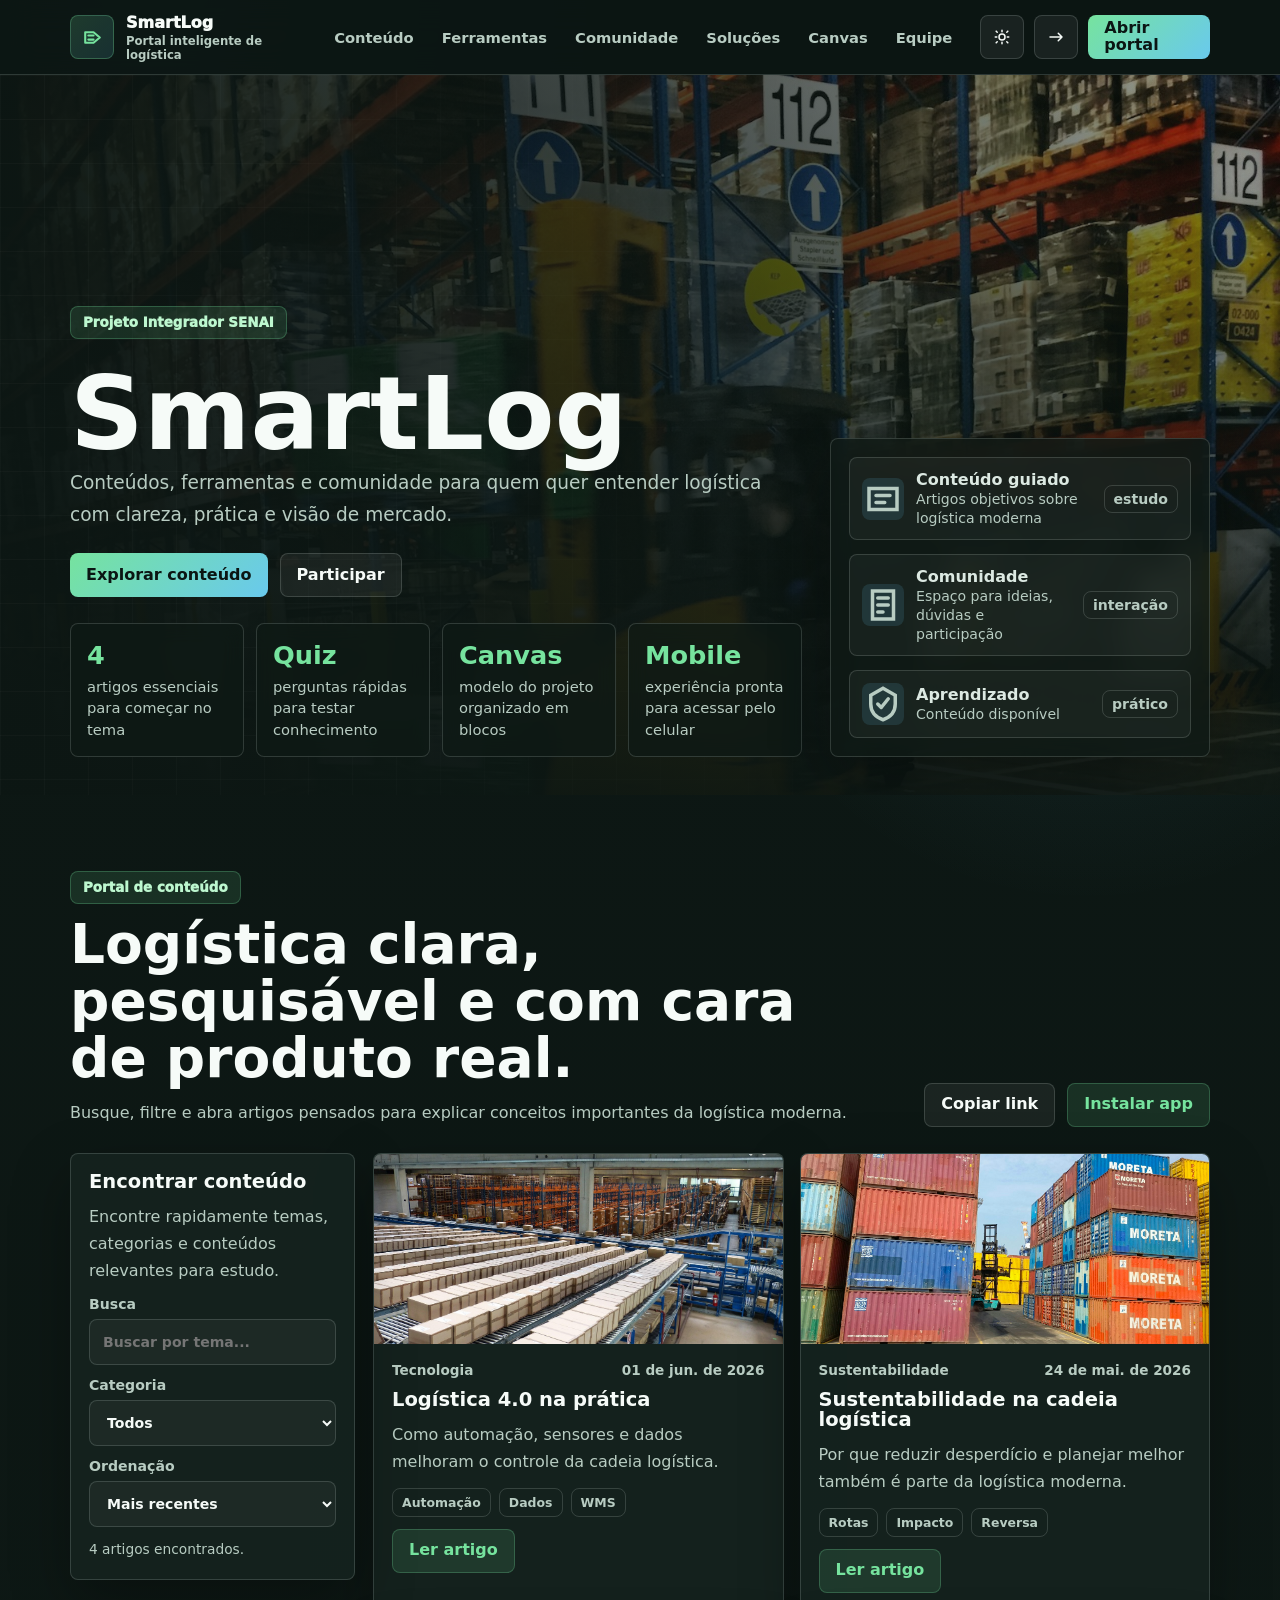
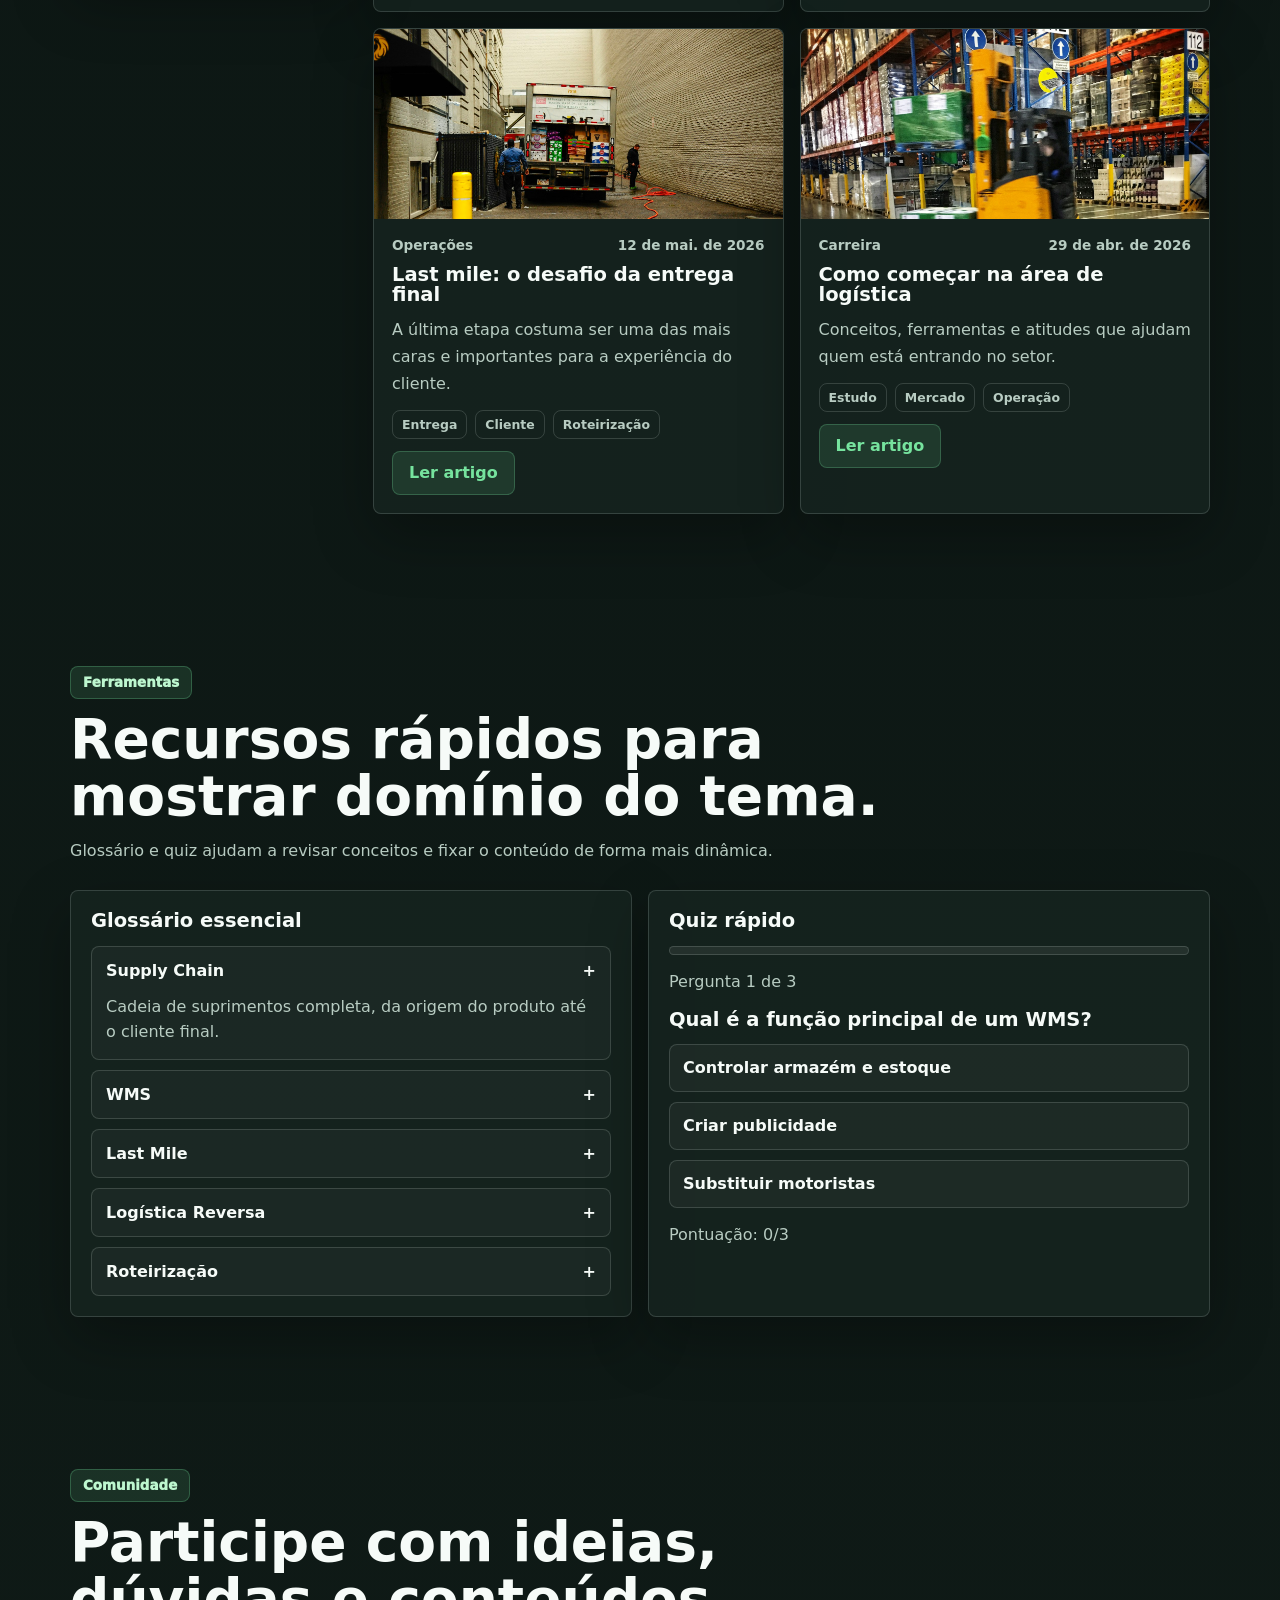
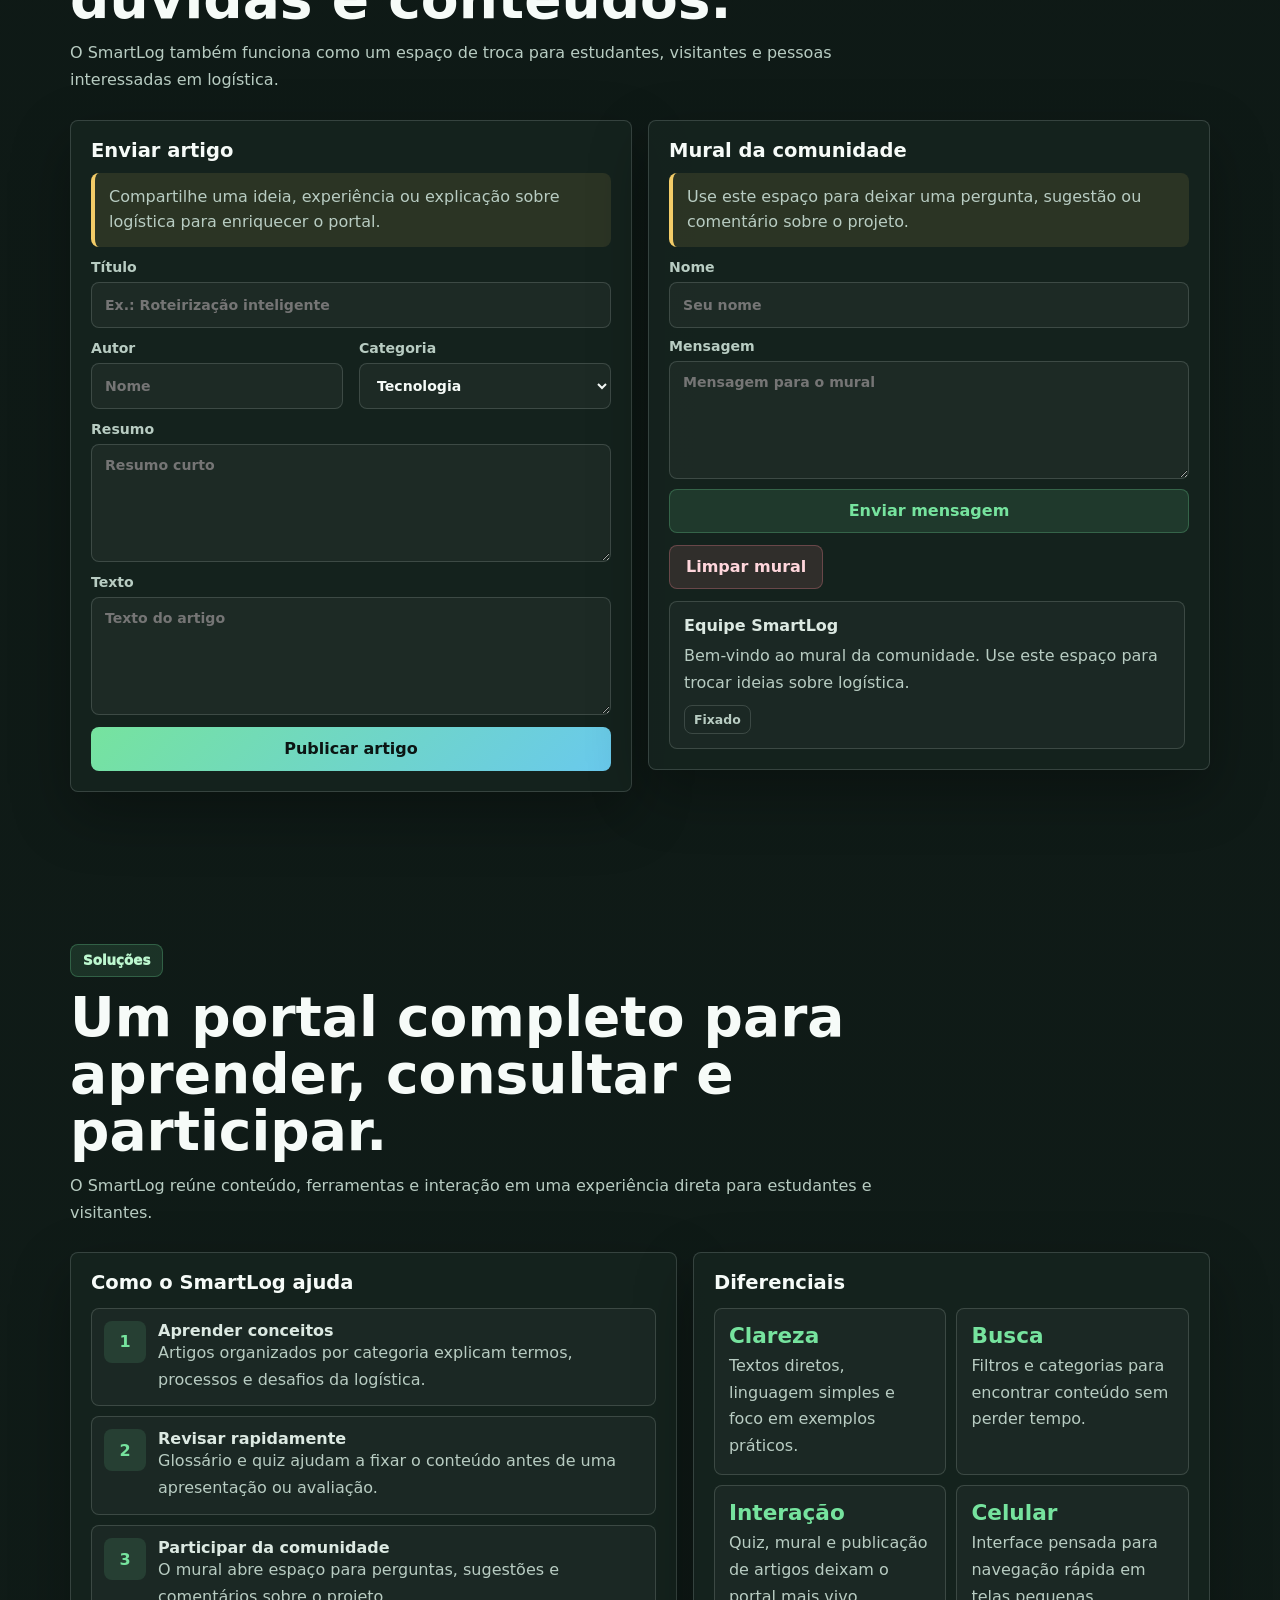
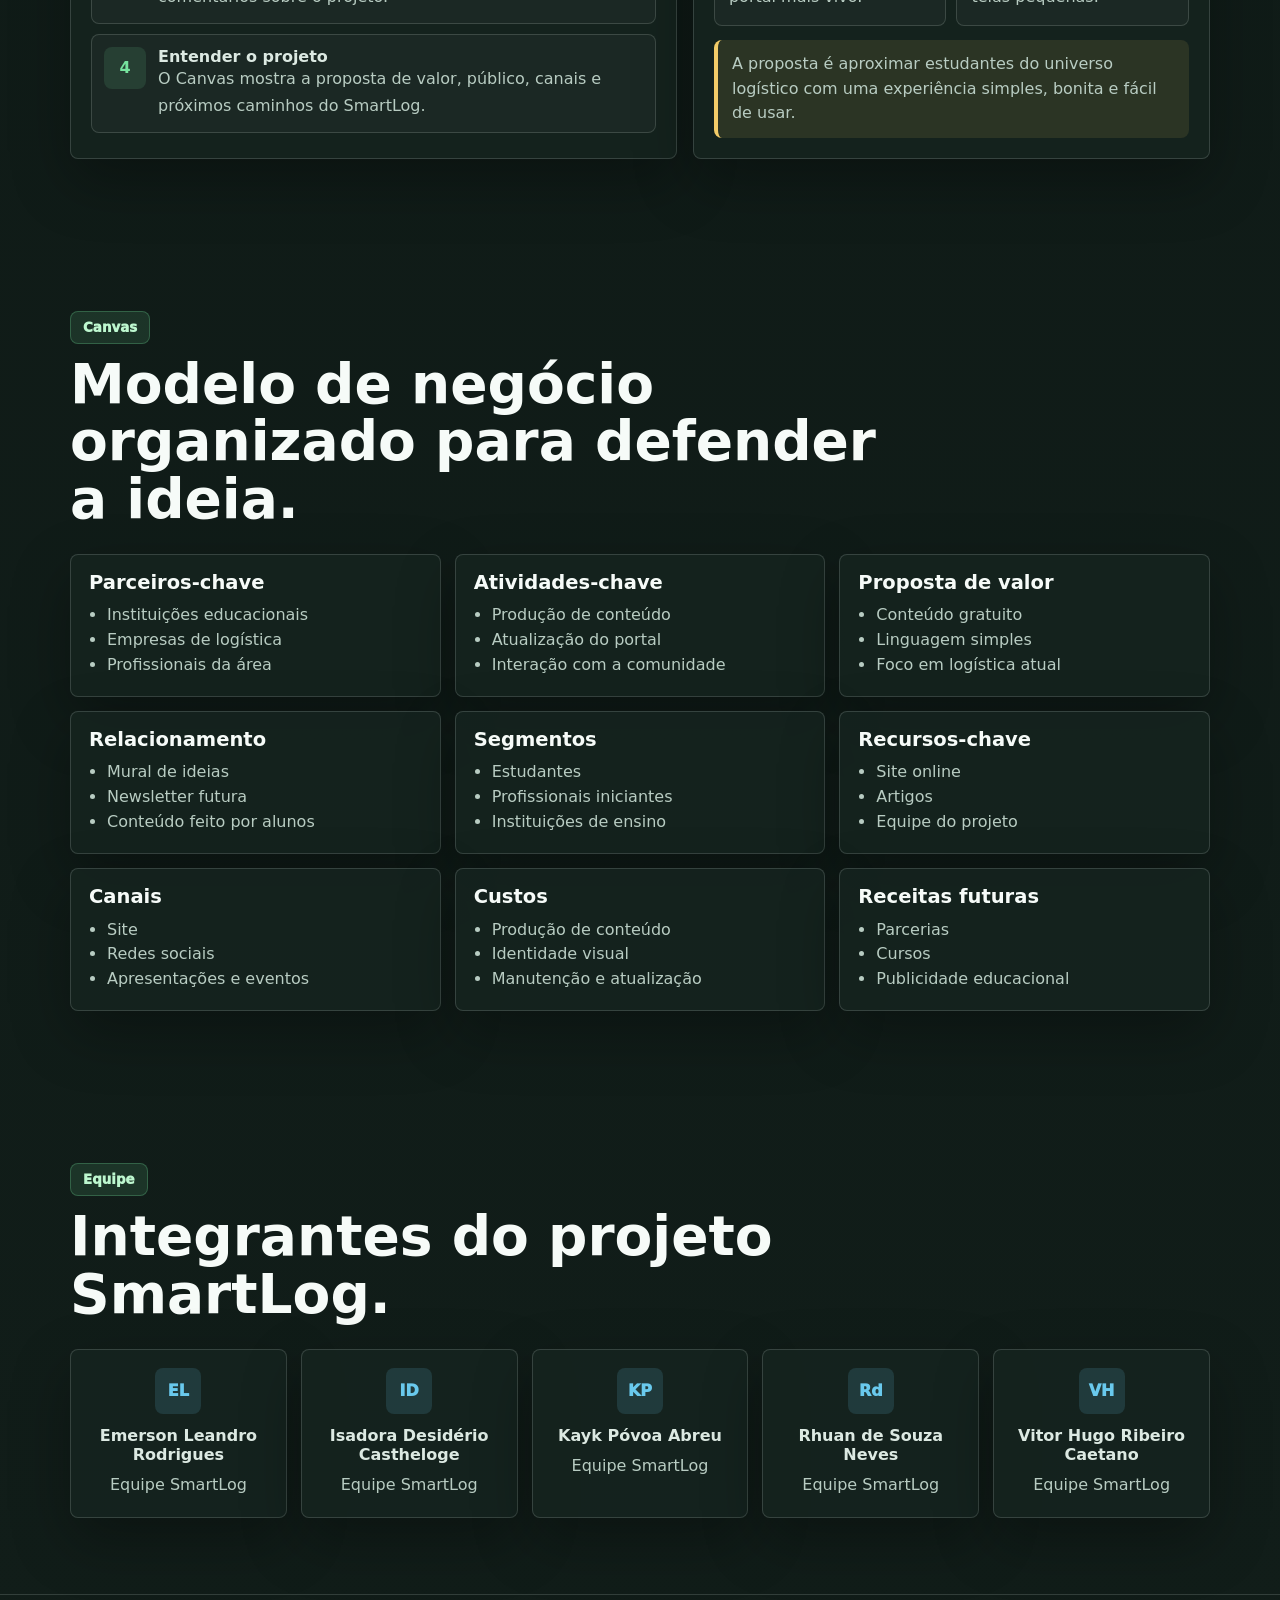
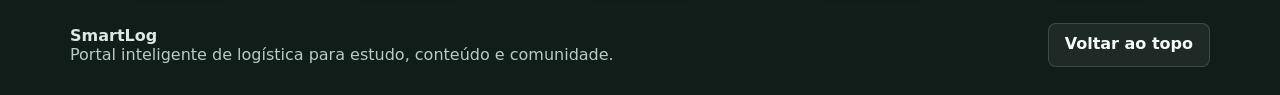
<file: index.html>
<!DOCTYPE html>
<html lang="pt-BR">
<head>
  <meta charset="UTF-8" />
  <meta name="viewport" content="width=device-width, initial-scale=1, viewport-fit=cover" />
  <title>SmartLog | Portal de Logística</title>
  <meta name="description" content="SmartLog é um portal de logística com artigos, ferramentas de estudo, comunidade e Canvas do projeto." />
  <meta name="theme-color" content="#0c1613" />
  <meta name="color-scheme" content="dark light" />
  <meta name="robots" content="index, follow" />
  <meta property="og:title" content="SmartLog | Portal de Logística" />
  <meta property="og:description" content="Conteúdos, ferramentas e comunidade para estudar logística de forma clara e prática." />
  <meta property="og:type" content="website" />
  <meta property="og:image" content="assets/warehouse-forklift.jpg" />
  <meta name="twitter:card" content="summary_large_image" />
  <link rel="manifest" href="manifest.webmanifest" />
  <link rel="icon" type="image/svg+xml" href="assets/icon.svg" />
  <link rel="preload" as="image" href="assets/warehouse-forklift.jpg" />
  <style>
    :root {
      --bg: #0c1613;
      --bg-2: #111d19;
      --surface: #15231f;
      --surface-2: #1d302a;
      --surface-3: #243c34;
      --paper: #f5f2e8;
      --text: #f6fbf8;
      --muted: #b8ccc2;
      --soft: #dce9e2;
      --line: rgba(229, 241, 235, 0.16);
      --green: #76e39e;
      --blue: #69c9ed;
      --yellow: #f3cc68;
      --red: #ff8a96;
      --shadow: 0 22px 60px rgba(0, 0, 0, 0.30);
      --radius: 8px;
      --container: min(1140px, calc(100% - 32px));
      --focus: 0 0 0 3px rgba(118, 227, 158, 0.22);
    }

    body.light {
      --bg: #f5f2e8;
      --bg-2: #ece8dc;
      --surface: #ffffff;
      --surface-2: #e8efe9;
      --surface-3: #dde8e0;
      --text: #15211d;
      --muted: #52635b;
      --soft: #26362f;
      --line: rgba(21, 33, 29, 0.14);
      --shadow: 0 18px 44px rgba(53, 77, 62, 0.14);
    }

    * { box-sizing: border-box; }
    html { scroll-behavior: smooth; }
    body {
      margin: 0;
      min-width: 320px;
      font-family: Inter, ui-sans-serif, system-ui, -apple-system, BlinkMacSystemFont, "Segoe UI", sans-serif;
      background:
        radial-gradient(circle at 12% 0%, rgba(118, 227, 158, 0.10), transparent 28rem),
        radial-gradient(circle at 85% 8%, rgba(105, 201, 237, 0.10), transparent 24rem),
        linear-gradient(180deg, var(--bg) 0%, var(--bg-2) 100%);
      color: var(--text);
      overflow-x: hidden;
    }

    a { color: inherit; text-decoration: none; }
    button, input, textarea, select { font: inherit; }
    button { cursor: pointer; }
    button:disabled { cursor: not-allowed; opacity: 0.74; }
    img { display: block; max-width: 100%; }
    .container { width: var(--container); margin: 0 auto; }
    .sr-only {
      position: absolute;
      width: 1px;
      height: 1px;
      padding: 0;
      margin: -1px;
      overflow: hidden;
      clip: rect(0, 0, 0, 0);
      white-space: nowrap;
      border: 0;
    }

    .topbar {
      position: sticky;
      top: 0;
      z-index: 40;
      border-bottom: 1px solid var(--line);
      background: color-mix(in srgb, var(--bg) 90%, transparent);
      backdrop-filter: blur(16px);
    }

    .nav {
      min-height: 74px;
      display: flex;
      align-items: center;
      justify-content: space-between;
      gap: 16px;
    }

    .brand {
      display: flex;
      align-items: center;
      gap: 12px;
      min-width: 0;
      font-weight: 950;
    }

    .brand-mark {
      width: 44px;
      height: 44px;
      border-radius: var(--radius);
      border: 1px solid rgba(118, 227, 158, 0.28);
      display: grid;
      place-items: center;
      background: linear-gradient(135deg, rgba(118, 227, 158, 0.18), rgba(105, 201, 237, 0.14));
      color: var(--green);
      flex: 0 0 auto;
    }

    .brand-mark svg { width: 25px; height: 25px; }
    .brand small {
      display: block;
      margin-top: 2px;
      color: var(--muted);
      font-size: 0.73rem;
      font-weight: 800;
    }

    .nav-links {
      display: flex;
      align-items: center;
      justify-content: center;
      gap: 4px;
    }

    .nav-links a {
      color: var(--muted);
      font-size: 0.92rem;
      font-weight: 850;
      padding: 10px 12px;
      border-radius: var(--radius);
      white-space: nowrap;
    }

    .nav-links a:hover,
    .nav-links a:focus-visible,
    .nav-links a.active {
      outline: 0;
      background: rgba(118, 227, 158, 0.12);
      color: var(--text);
    }

    .nav-actions {
      display: flex;
      align-items: center;
      justify-content: flex-end;
      gap: 10px;
    }

    .btn {
      border: 0;
      min-height: 44px;
      padding: 0 16px;
      border-radius: var(--radius);
      display: inline-flex;
      align-items: center;
      justify-content: center;
      gap: 8px;
      font-weight: 900;
      line-height: 1.05;
      letter-spacing: 0;
      transition: transform .18s ease, border-color .18s ease, background .18s ease;
      touch-action: manipulation;
    }

    .btn:hover { transform: translateY(-1px); }
    .btn:focus-visible, .input:focus, .select:focus, .textarea:focus, .option:focus-visible, .acc-trigger:focus-visible {
      outline: 0;
      box-shadow: var(--focus);
      border-color: rgba(118, 227, 158, 0.62);
    }

    .btn-primary { background: linear-gradient(135deg, var(--green), var(--blue)); color: #0b1513; }
    .btn-secondary { background: rgba(255, 255, 255, 0.06); color: var(--text); border: 1px solid var(--line); }
    .btn-soft { background: rgba(118, 227, 158, 0.12); color: var(--green); border: 1px solid rgba(118, 227, 158, 0.25); }
    .btn-danger { background: rgba(255, 138, 150, 0.12); color: #ffd6dc; border: 1px solid rgba(255, 138, 150, 0.28); }
    body.light .btn-danger { color: #8f2834; }
    .icon-btn { width: 44px; padding: 0; flex: 0 0 auto; }
    .icon-btn svg, .btn svg { width: 18px; height: 18px; }
    .menu-btn { display: none; }

    .hero {
      position: relative;
      isolation: isolate;
      overflow: hidden;
      min-height: min(720px, calc(100vh - 74px));
      display: grid;
      align-items: end;
      background: #0d1613;
    }

    .hero::before {
      content: "";
      position: absolute;
      inset: 0;
      background:
        linear-gradient(90deg, rgba(12,22,19,0.98) 0%, rgba(12,22,19,0.76) 49%, rgba(12,22,19,0.28) 100%),
        linear-gradient(180deg, rgba(12,22,19,0.08) 0%, rgba(12,22,19,0.92) 100%),
        url("assets/warehouse-forklift.jpg") center / cover;
      z-index: -2;
    }

    .hero::after {
      content: "";
      position: absolute;
      inset: 0;
      background-image:
        linear-gradient(rgba(255,255,255,0.045) 1px, transparent 1px),
        linear-gradient(90deg, rgba(255,255,255,0.038) 1px, transparent 1px);
      background-size: 44px 44px;
      mask-image: linear-gradient(90deg, black 0%, transparent 76%);
      opacity: 0.58;
      z-index: -1;
    }

    .hero-inner {
      padding: 88px 0 38px;
      display: grid;
      grid-template-columns: minmax(0, 1fr) minmax(290px, 380px);
      gap: 28px;
      align-items: end;
    }

    .hero-copy {
      display: grid;
      gap: 22px;
      max-width: 820px;
    }

    .eyebrow {
      width: fit-content;
      display: inline-flex;
      align-items: center;
      gap: 8px;
      padding: 8px 12px;
      border: 1px solid rgba(118, 227, 158, 0.26);
      border-radius: var(--radius);
      background: rgba(118, 227, 158, 0.12);
      color: #bdf7cf;
      font-weight: 950;
      font-size: 0.84rem;
    }

    body.light .eyebrow { color: #146333; background: rgba(24, 156, 83, 0.10); }
    h1, h2, h3, h4 { margin: 0; letter-spacing: 0; line-height: 1.04; }
    h1 { font-size: clamp(3.1rem, 8vw, 6.9rem); max-width: 790px; }
    h2 { font-size: clamp(2rem, 4.3vw, 4rem); max-width: 880px; }
    h3 { font-size: 1.22rem; }
    h4 { font-size: 1rem; }
    p { margin: 0; }
    strong { color: var(--soft); }

    .lead {
      color: var(--muted);
      line-height: 1.72;
      font-size: clamp(1rem, 1.6vw, 1.16rem);
      max-width: 730px;
    }

    .hero-actions, .section-actions, .inline-actions {
      display: flex;
      align-items: center;
      gap: 12px;
      flex-wrap: wrap;
    }

    .hero-panel {
      border: 1px solid var(--line);
      border-radius: var(--radius);
      background: rgba(15, 26, 22, 0.76);
      box-shadow: var(--shadow);
      backdrop-filter: blur(12px);
      padding: 18px;
      display: grid;
      gap: 14px;
    }

    body.light .hero-panel { background: rgba(255, 255, 255, 0.82); }
    .system-row {
      display: grid;
      grid-template-columns: 42px 1fr auto;
      gap: 12px;
      align-items: center;
      padding: 12px;
      border: 1px solid var(--line);
      border-radius: var(--radius);
      background: rgba(255,255,255,0.04);
    }

    .system-icon {
      width: 42px;
      height: 42px;
      border-radius: var(--radius);
      display: grid;
      place-items: center;
      background: rgba(105, 201, 237, 0.13);
      color: var(--blue);
    }

    .system-row span { color: var(--muted); font-size: 0.88rem; }
    .pill {
      display: inline-flex;
      align-items: center;
      gap: 6px;
      min-height: 28px;
      padding: 5px 9px;
      border-radius: var(--radius);
      border: 1px solid var(--line);
      color: var(--muted);
      font-size: 0.78rem;
      font-weight: 850;
      white-space: nowrap;
    }

    .status-row {
      display: grid;
      grid-template-columns: repeat(4, minmax(0, 1fr));
      gap: 12px;
      margin-top: 4px;
    }

    .status-card {
      border: 1px solid var(--line);
      background: rgba(15, 26, 22, 0.72);
      border-radius: var(--radius);
      padding: 16px;
      backdrop-filter: blur(10px);
      min-height: 116px;
    }

    body.light .status-card { background: rgba(255,255,255,0.78); }
    .status-card strong {
      display: block;
      font-size: 1.6rem;
      color: var(--green);
      margin-bottom: 6px;
    }

    .status-card span {
      color: var(--muted);
      line-height: 1.45;
      font-size: 0.92rem;
    }

    .section {
      padding: 76px 0;
      scroll-margin-top: 86px;
    }
    .section-header {
      display: flex;
      align-items: end;
      justify-content: space-between;
      gap: 20px;
      margin-bottom: 26px;
      flex-wrap: wrap;
    }

    .section-copy { display: grid; gap: 12px; max-width: 820px; }
    .muted { color: var(--muted); line-height: 1.68; }

    .panel, .card, .article-card, .tool-card, .canvas-card, .team-card, .tech-card {
      border: 1px solid var(--line);
      border-radius: var(--radius);
      background: color-mix(in srgb, var(--surface) 92%, transparent);
      box-shadow: var(--shadow);
    }

    .portal-grid {
      display: grid;
      grid-template-columns: 285px 1fr;
      gap: 18px;
      align-items: start;
    }

    .filters {
      position: sticky;
      top: 94px;
      padding: 18px;
      display: grid;
      gap: 12px;
    }

    label.field-label {
      display: grid;
      gap: 7px;
      color: var(--muted);
      font-size: 0.88rem;
      font-weight: 850;
    }

    .input, .select, .textarea {
      width: 100%;
      min-height: 46px;
      border: 1px solid var(--line);
      border-radius: var(--radius);
      background: rgba(255,255,255,0.04);
      color: var(--text);
      padding: 12px 13px;
      outline: none;
    }

    body.light .input,
    body.light .select,
    body.light .textarea { background: #fff; }
    .textarea { resize: vertical; min-height: 118px; }
    .field-stack { display: grid; gap: 10px; }
    .fine-print { color: var(--muted); font-size: 0.86rem; line-height: 1.55; }

    .article-grid {
      display: grid;
      grid-template-columns: repeat(2, minmax(0, 1fr));
      gap: 16px;
    }

    .article-card {
      overflow: hidden;
      display: grid;
      grid-template-rows: 190px 1fr;
      min-width: 0;
    }

    .article-card img {
      width: 100%;
      height: 100%;
      object-fit: cover;
      background: var(--surface-2);
    }

    .article-body {
      padding: 18px;
      display: grid;
      gap: 12px;
      align-content: start;
    }

    .article-meta {
      display: flex;
      align-items: center;
      justify-content: space-between;
      gap: 10px;
      color: var(--muted);
      font-size: 0.85rem;
      font-weight: 850;
      flex-wrap: wrap;
    }

    .tag-row {
      display: flex;
      flex-wrap: wrap;
      gap: 8px;
    }

    .tag {
      border: 1px solid var(--line);
      border-radius: var(--radius);
      padding: 6px 9px;
      color: var(--muted);
      font-size: 0.78rem;
      font-weight: 850;
    }

    .tools-grid {
      display: grid;
      grid-template-columns: 1fr 1fr;
      gap: 16px;
    }

    .tool-card {
      padding: 20px;
      display: grid;
      gap: 14px;
      align-content: start;
    }

    .accordion { display: grid; gap: 10px; }
    .acc-item {
      border: 1px solid var(--line);
      border-radius: var(--radius);
      background: rgba(255,255,255,0.03);
      overflow: hidden;
    }

    .acc-trigger {
      width: 100%;
      border: 0;
      background: transparent;
      color: var(--text);
      padding: 14px;
      display: flex;
      align-items: center;
      justify-content: space-between;
      gap: 12px;
      text-align: left;
      font-weight: 900;
    }

    .acc-content {
      display: none;
      color: var(--muted);
      padding: 0 14px 14px;
      line-height: 1.6;
    }

    .acc-item.open .acc-content { display: block; }

    .quiz-box { display: grid; gap: 14px; }
    .progress {
      height: 9px;
      border-radius: 999px;
      background: rgba(255,255,255,0.07);
      border: 1px solid var(--line);
      overflow: hidden;
    }

    .progress span {
      display: block;
      height: 100%;
      width: 0%;
      background: linear-gradient(90deg, var(--green), var(--blue));
      transition: width .25s ease;
    }

    .option {
      width: 100%;
      border: 1px solid var(--line);
      border-radius: var(--radius);
      background: rgba(255,255,255,0.04);
      color: var(--text);
      min-height: 48px;
      text-align: left;
      padding: 12px 13px;
      font-weight: 850;
    }

    .option.correct { border-color: rgba(118, 227, 158, 0.58); background: rgba(118, 227, 158, 0.12); }
    .option.wrong { border-color: rgba(255, 138, 150, 0.58); background: rgba(255, 138, 150, 0.12); }

    .two-col {
      display: grid;
      grid-template-columns: 1fr 1fr;
      gap: 16px;
      align-items: start;
    }

    .notice-note {
      border-left: 4px solid var(--yellow);
      padding: 12px 14px;
      background: rgba(243, 204, 104, 0.10);
      color: var(--muted);
      line-height: 1.55;
      border-radius: var(--radius);
    }

    .publish-form, .forum-panel {
      padding: 20px;
      display: grid;
      gap: 12px;
    }

    .forum-list {
      display: grid;
      gap: 12px;
      max-height: 430px;
      overflow: auto;
      padding-right: 4px;
    }

    .forum-item {
      border: 1px solid var(--line);
      border-radius: var(--radius);
      padding: 14px;
      background: rgba(255,255,255,0.03);
      display: grid;
      gap: 8px;
    }

    .data-tools {
      display: flex;
      gap: 10px;
      flex-wrap: wrap;
    }

    .tech-grid {
      display: grid;
      grid-template-columns: 1.08fr 0.92fr;
      gap: 16px;
      align-items: stretch;
    }

    .tech-card {
      padding: 20px;
      display: grid;
      gap: 14px;
      align-content: start;
    }

    .architecture {
      display: grid;
      gap: 10px;
    }

    .architecture-step {
      display: grid;
      grid-template-columns: 42px 1fr;
      gap: 12px;
      align-items: start;
      border: 1px solid var(--line);
      border-radius: var(--radius);
      padding: 12px;
      background: rgba(255,255,255,0.03);
    }

    .architecture-step b {
      width: 42px;
      height: 42px;
      border-radius: var(--radius);
      display: grid;
      place-items: center;
      background: rgba(118, 227, 158, 0.12);
      color: var(--green);
      flex: 0 0 auto;
    }

    .metric-grid {
      display: grid;
      grid-template-columns: repeat(2, minmax(0, 1fr));
      gap: 10px;
    }

    .metric {
      border: 1px solid var(--line);
      border-radius: var(--radius);
      padding: 14px;
      background: rgba(255,255,255,0.03);
      min-height: 104px;
    }

    .metric strong {
      display: block;
      color: var(--green);
      font-size: 1.35rem;
      margin-bottom: 5px;
    }

    .canvas-grid {
      display: grid;
      grid-template-columns: repeat(3, minmax(0, 1fr));
      gap: 14px;
    }

    .canvas-card {
      padding: 18px;
      display: grid;
      gap: 10px;
      align-content: start;
    }

    .canvas-card ul {
      margin: 0;
      padding-left: 18px;
      color: var(--muted);
      line-height: 1.56;
    }

    .team-grid {
      display: grid;
      grid-template-columns: repeat(5, minmax(0, 1fr));
      gap: 14px;
    }

    .team-card {
      padding: 18px;
      text-align: center;
      display: grid;
      gap: 8px;
      align-content: start;
    }

    .avatar {
      width: 46px;
      height: 46px;
      display: grid;
      place-items: center;
      margin: 0 auto 4px;
      border-radius: var(--radius);
      background: rgba(105,201,237,0.14);
      color: var(--blue);
      font-weight: 950;
    }

    .modal {
      position: fixed;
      inset: 0;
      z-index: 70;
      display: none;
      place-items: center;
      padding: 20px;
      background: rgba(7, 12, 10, 0.74);
      backdrop-filter: blur(10px);
    }

    .modal.open { display: grid; }
    .modal-card {
      width: min(800px, 100%);
      max-height: 88vh;
      overflow: auto;
      border-radius: var(--radius);
      background: var(--surface);
      border: 1px solid var(--line);
      box-shadow: var(--shadow);
    }

    .modal-media {
      height: 260px;
      background: var(--surface-2);
    }

    .modal-media img { width: 100%; height: 100%; object-fit: cover; }
    .modal-content { padding: 22px; display: grid; gap: 14px; }
    .modal-close { margin-left: auto; }

    .toast {
      position: fixed;
      left: 50%;
      bottom: 18px;
      transform: translate(-50%, 18px);
      opacity: 0;
      pointer-events: none;
      z-index: 80;
      background: #101815;
      color: var(--text);
      border: 1px solid var(--line);
      border-radius: var(--radius);
      padding: 13px 15px;
      box-shadow: var(--shadow);
      transition: .2s ease;
      max-width: min(460px, calc(100% - 24px));
      text-align: center;
      font-weight: 850;
    }

    body.light .toast { background: #fff; }
    .toast.show { opacity: 1; transform: translate(-50%, 0); }

    footer {
      border-top: 1px solid var(--line);
      padding: 28px 0;
      color: var(--muted);
    }

    .footer-wrap {
      display: flex;
      align-items: center;
      justify-content: space-between;
      gap: 16px;
      flex-wrap: wrap;
    }

    .empty {
      grid-column: 1 / -1;
      border: 1px dashed var(--line);
      border-radius: var(--radius);
      padding: 24px;
      color: var(--muted);
      text-align: center;
    }

    @media (max-width: 980px) {
      .hero-inner, .portal-grid, .tools-grid, .two-col, .tech-grid {
        grid-template-columns: 1fr;
      }

      .filters { position: static; }
      .article-grid { grid-template-columns: 1fr; }
      .canvas-grid { grid-template-columns: repeat(2, minmax(0, 1fr)); }
      .team-grid { grid-template-columns: repeat(2, minmax(0, 1fr)); }

      .nav-links {
        position: absolute;
        top: calc(100% + 8px);
        left: 16px;
        right: 16px;
        display: none;
        flex-direction: column;
        align-items: stretch;
        background: var(--surface);
        border: 1px solid var(--line);
        border-radius: var(--radius);
        padding: 8px;
        box-shadow: var(--shadow);
      }

      .nav-links.open { display: flex; }
      .nav-links a { padding: 13px; }
      .menu-btn { display: inline-flex; }
    }

    @media (max-width: 680px) {
      :root { --container: min(430px, calc(100vw - 24px)); }
      body {
        max-width: 100vw;
        overflow-x: hidden;
      }
      .container {
        width: var(--container);
        max-width: var(--container);
      }
      .container *,
      .modal * {
        max-width: 100%;
        min-width: 0;
      }
      .topbar .container {
        width: 100%;
        max-width: 100%;
        padding: 0 12px;
      }

      .nav {
        min-height: 66px;
        gap: 10px;
      }

      .brand small { display: none; }
      .brand-mark { width: 40px; height: 40px; }
      .nav-actions .desktop-only { display: none; }
      .hero {
        min-height: auto;
      }

      .hero::before {
        background:
          linear-gradient(180deg, rgba(12,22,19,0.96) 0%, rgba(12,22,19,0.80) 58%, rgba(12,22,19,0.96) 100%),
          url("assets/warehouse-forklift.jpg") center / cover;
      }

      .hero-inner {
        padding: 54px 0 30px;
        gap: 18px;
      }

      h1 { font-size: clamp(2.55rem, 14vw, 3.8rem); }
      h2 { font-size: clamp(1.55rem, 7vw, 2.05rem); }
      h3 { font-size: 1.08rem; }
      .lead, .muted { font-size: 0.98rem; }
      h1, h2, h3, p, .lead, .muted, .btn, .status-card span {
        overflow-wrap: break-word;
        word-break: normal;
      }
      .hero-actions .btn, .section-actions .btn, .data-tools .btn { width: 100%; }
      .status-row, .data-tools, .metric-grid, .canvas-grid, .team-grid { grid-template-columns: 1fr; }
      .section { padding: 54px 0; }
      .section-header { align-items: start; }
      .article-card { grid-template-rows: 172px 1fr; }
      .system-row { grid-template-columns: 38px 1fr; }
      .system-row .pill { grid-column: 1 / -1; width: fit-content; }
      .modal { padding: 0; align-items: stretch; }
      .modal-card { max-height: none; min-height: 100%; border-radius: 0; }
      .modal-media { height: 210px; }
      .footer-wrap { align-items: stretch; }
      .footer-wrap .btn { width: 100%; }
    }

    @media (prefers-reduced-motion: reduce) {
      html { scroll-behavior: auto; }
      *, *::before, *::after {
        animation-duration: 0.01ms !important;
        animation-iteration-count: 1 !important;
        transition-duration: 0.01ms !important;
      }
    }
  </style>
</head>
<body>
  <header class="topbar">
    <div class="container nav">
      <a class="brand" href="#inicio" aria-label="SmartLog início">
        <span class="brand-mark" aria-hidden="true">
          <svg viewBox="0 0 24 24" fill="none">
            <path d="M5 7h8l6 5-6 5H5V7Z" stroke="currentColor" stroke-width="2" stroke-linejoin="round"/>
            <path d="M8 10h5M8 14h5" stroke="currentColor" stroke-width="2" stroke-linecap="round"/>
          </svg>
        </span>
        <span>SmartLog <small>Portal inteligente de logística</small></span>
      </a>
      <nav class="nav-links" id="navLinks" aria-label="Navegação principal">
        <a href="#conteudo">Conteúdo</a>
        <a href="#ferramentas">Ferramentas</a>
        <a href="#publicar">Comunidade</a>
        <a href="#solucoes">Soluções</a>
        <a href="#canvas">Canvas</a>
        <a href="#equipe">Equipe</a>
      </nav>
      <div class="nav-actions">
        <button class="btn btn-secondary icon-btn desktop-only" id="themeBtn" type="button" aria-label="Alternar tema">
          <svg viewBox="0 0 24 24" fill="none" aria-hidden="true">
            <path d="M12 3v2M12 19v2M4.22 4.22l1.42 1.42M18.36 18.36l1.42 1.42M3 12h2M19 12h2M4.22 19.78l1.42-1.42M18.36 5.64l1.42-1.42" stroke="currentColor" stroke-width="2" stroke-linecap="round"/>
            <circle cx="12" cy="12" r="4" stroke="currentColor" stroke-width="2"/>
          </svg>
        </button>
        <button class="btn btn-secondary icon-btn desktop-only" id="shareBtn" type="button" aria-label="Compartilhar site">
          <svg viewBox="0 0 24 24" fill="none" aria-hidden="true">
            <path d="M8 12h8M15 7l5 5-5 5M20 12H4" stroke="currentColor" stroke-width="2" stroke-linecap="round" stroke-linejoin="round"/>
          </svg>
        </button>
        <a class="btn btn-primary desktop-only" href="#conteudo">Abrir portal</a>
        <button class="btn btn-secondary icon-btn menu-btn" id="menuBtn" type="button" aria-label="Abrir menu" aria-controls="navLinks" aria-expanded="false">
          <svg viewBox="0 0 24 24" fill="none" aria-hidden="true">
            <path d="M4 7h16M4 12h16M4 17h16" stroke="currentColor" stroke-width="2" stroke-linecap="round"/>
          </svg>
        </button>
      </div>
    </div>
  </header>

  <main id="inicio">
    <section class="hero" aria-labelledby="heroTitle">
      <div class="container hero-inner">
        <div class="hero-copy">
          <span class="eyebrow">Projeto Integrador SENAI</span>
          <div>
            <h1 id="heroTitle">SmartLog</h1>
            <p class="lead">Conteúdos, ferramentas e comunidade para quem quer entender logística com clareza, prática e visão de mercado.</p>
          </div>
          <div class="hero-actions">
            <a class="btn btn-primary" href="#conteudo">Explorar conteúdo</a>
            <a class="btn btn-secondary" href="#publicar">Participar</a>
          </div>
          <div class="status-row" aria-label="Resumo do projeto">
            <article class="status-card"><strong>4</strong><span>artigos essenciais para começar no tema</span></article>
            <article class="status-card"><strong>Quiz</strong><span>perguntas rápidas para testar conhecimento</span></article>
            <article class="status-card"><strong>Canvas</strong><span>modelo do projeto organizado em blocos</span></article>
            <article class="status-card"><strong>Mobile</strong><span>experiência pronta para acessar pelo celular</span></article>
          </div>
        </div>

        <aside class="hero-panel" aria-label="Destaques do SmartLog">
          <div class="system-row">
            <span class="system-icon" aria-hidden="true">
              <svg viewBox="0 0 24 24" fill="none">
                <path d="M4 6h16v12H4V6Z" stroke="currentColor" stroke-width="2"/>
                <path d="M8 10h8M8 14h5" stroke="currentColor" stroke-width="2" stroke-linecap="round"/>
              </svg>
            </span>
            <div>
              <strong>Conteúdo guiado</strong>
              <span>Artigos objetivos sobre logística moderna</span>
            </div>
            <span class="pill">estudo</span>
          </div>
          <div class="system-row">
            <span class="system-icon" aria-hidden="true">
              <svg viewBox="0 0 24 24" fill="none">
                <path d="M6 4h12v16H6V4Z" stroke="currentColor" stroke-width="2"/>
                <path d="M9 8h6M9 12h6M9 16h3" stroke="currentColor" stroke-width="2" stroke-linecap="round"/>
              </svg>
            </span>
            <div>
              <strong>Comunidade</strong>
              <span>Espaço para ideias, dúvidas e participação</span>
            </div>
            <span class="pill">interação</span>
          </div>
          <div class="system-row">
            <span class="system-icon" aria-hidden="true">
              <svg viewBox="0 0 24 24" fill="none">
                <path d="M12 3l7 4v5c0 4.5-2.8 7.5-7 9-4.2-1.5-7-4.5-7-9V7l7-4Z" stroke="currentColor" stroke-width="2"/>
                <path d="M9 12l2 2 4-5" stroke="currentColor" stroke-width="2" stroke-linecap="round" stroke-linejoin="round"/>
              </svg>
            </span>
            <div>
              <strong>Aprendizado</strong>
              <span id="networkBadge">Quiz, glossário e Canvas em um só lugar</span>
            </div>
            <span class="pill" id="pwaBadge">prático</span>
          </div>
        </aside>
      </div>
    </section>

    <section class="section" id="conteudo">
      <div class="container">
        <div class="section-header">
          <div class="section-copy">
            <span class="eyebrow">Portal de conteúdo</span>
            <h2>Logística clara, pesquisável e com cara de produto real.</h2>
            <p class="muted">Busque, filtre e abra artigos pensados para explicar conceitos importantes da logística moderna.</p>
          </div>
          <div class="section-actions">
            <button class="btn btn-secondary" id="copyLinkBtn" type="button">Copiar link</button>
            <button class="btn btn-soft" id="installBtn" type="button">Instalar app</button>
          </div>
        </div>

        <div class="portal-grid">
          <aside class="panel filters">
            <h3>Encontrar conteúdo</h3>
            <p class="muted">Encontre rapidamente temas, categorias e conteúdos relevantes para estudo.</p>
            <label class="field-label" for="searchInput">Busca
              <input class="input" id="searchInput" type="search" placeholder="Buscar por tema..." autocomplete="off" />
            </label>
            <label class="field-label" for="categoryFilter">Categoria
              <select class="select" id="categoryFilter">
                <option value="Todos">Todos</option>
                <option value="Tecnologia">Tecnologia</option>
                <option value="Sustentabilidade">Sustentabilidade</option>
                <option value="Operações">Operações</option>
                <option value="Carreira">Carreira</option>
              </select>
            </label>
            <label class="field-label" for="sortFilter">Ordenação
              <select class="select" id="sortFilter">
                <option value="recentes">Mais recentes</option>
                <option value="az">Ordem alfabética</option>
              </select>
            </label>
            <p class="fine-print" id="articleCount">Carregando artigos...</p>
          </aside>
          <div class="article-grid" id="articleGrid" aria-live="polite"></div>
        </div>
      </div>
    </section>

    <section class="section" id="ferramentas">
      <div class="container">
        <div class="section-header">
          <div class="section-copy">
            <span class="eyebrow">Ferramentas</span>
            <h2>Recursos rápidos para mostrar domínio do tema.</h2>
            <p class="muted">Glossário e quiz ajudam a revisar conceitos e fixar o conteúdo de forma mais dinâmica.</p>
          </div>
        </div>

        <div class="tools-grid">
          <article class="tool-card">
            <h3>Glossário essencial</h3>
            <div class="accordion" id="glossary"></div>
          </article>
          <article class="tool-card">
            <h3>Quiz rápido</h3>
            <div class="quiz-box" id="quizBox"></div>
          </article>
        </div>
      </div>
    </section>

    <section class="section" id="publicar">
      <div class="container">
        <div class="section-header">
          <div class="section-copy">
            <span class="eyebrow">Comunidade</span>
            <h2>Participe com ideias, dúvidas e conteúdos.</h2>
            <p class="muted">O SmartLog também funciona como um espaço de troca para estudantes, visitantes e pessoas interessadas em logística.</p>
          </div>
        </div>

        <div class="two-col">
          <form class="panel publish-form" id="postForm">
            <h3>Enviar artigo</h3>
            <p class="notice-note">Compartilhe uma ideia, experiência ou explicação sobre logística para enriquecer o portal.</p>
            <label class="field-label" for="postTitle">Título
              <input class="input" id="postTitle" type="text" placeholder="Ex.: Roteirização inteligente" required minlength="4" maxlength="80" />
            </label>
            <div class="two-col">
              <label class="field-label" for="postAuthor">Autor
                <input class="input" id="postAuthor" type="text" placeholder="Nome" required minlength="2" maxlength="45" />
              </label>
              <label class="field-label" for="postCategory">Categoria
                <select class="select" id="postCategory" required>
                  <option>Tecnologia</option>
                  <option>Sustentabilidade</option>
                  <option>Operações</option>
                  <option>Carreira</option>
                </select>
              </label>
            </div>
            <label class="field-label" for="postSummary">Resumo
              <textarea class="textarea" id="postSummary" placeholder="Resumo curto" required minlength="12" maxlength="180"></textarea>
            </label>
            <label class="field-label" for="postBody">Texto
              <textarea class="textarea" id="postBody" placeholder="Texto do artigo" required minlength="20" maxlength="1500"></textarea>
            </label>
            <button class="btn btn-primary" type="submit">Publicar artigo</button>
          </form>

          <div class="panel forum-panel">
            <h3>Mural da comunidade</h3>
            <p class="notice-note">Use este espaço para deixar uma pergunta, sugestão ou comentário sobre o projeto.</p>
            <form class="field-stack" id="forumForm">
              <label class="field-label" for="forumName">Nome
                <input class="input" id="forumName" type="text" placeholder="Seu nome" required minlength="2" maxlength="45" />
              </label>
              <label class="field-label" for="forumMessage">Mensagem
                <textarea class="textarea" id="forumMessage" placeholder="Mensagem para o mural" required minlength="4" maxlength="260"></textarea>
              </label>
              <button class="btn btn-soft" type="submit">Enviar mensagem</button>
            </form>
            <div class="data-tools">
              <button class="btn btn-danger" id="resetCommunityBtn" type="button">Limpar mural</button>
            </div>
            <div class="forum-list" id="forumList" aria-live="polite"></div>
          </div>
        </div>
      </div>
    </section>

    <section class="section" id="solucoes">
      <div class="container">
        <div class="section-header">
          <div class="section-copy">
            <span class="eyebrow">Soluções</span>
            <h2>Um portal completo para aprender, consultar e participar.</h2>
            <p class="muted">O SmartLog reúne conteúdo, ferramentas e interação em uma experiência direta para estudantes e visitantes.</p>
          </div>
        </div>

        <div class="tech-grid">
          <article class="tech-card">
            <h3>Como o SmartLog ajuda</h3>
            <div class="architecture">
              <div class="architecture-step"><b>1</b><div><strong>Aprender conceitos</strong><p class="muted">Artigos organizados por categoria explicam termos, processos e desafios da logística.</p></div></div>
              <div class="architecture-step"><b>2</b><div><strong>Revisar rapidamente</strong><p class="muted">Glossário e quiz ajudam a fixar o conteúdo antes de uma apresentação ou avaliação.</p></div></div>
              <div class="architecture-step"><b>3</b><div><strong>Participar da comunidade</strong><p class="muted">O mural abre espaço para perguntas, sugestões e comentários sobre o projeto.</p></div></div>
              <div class="architecture-step"><b>4</b><div><strong>Entender o projeto</strong><p class="muted">O Canvas mostra a proposta de valor, público, canais e próximos caminhos do SmartLog.</p></div></div>
            </div>
          </article>

          <article class="tech-card">
            <h3>Diferenciais</h3>
            <div class="metric-grid">
              <div class="metric"><strong>Clareza</strong><span class="muted">Textos diretos, linguagem simples e foco em exemplos práticos.</span></div>
              <div class="metric"><strong>Busca</strong><span class="muted">Filtros e categorias para encontrar conteúdo sem perder tempo.</span></div>
              <div class="metric"><strong>Interação</strong><span class="muted">Quiz, mural e publicação de artigos deixam o portal mais vivo.</span></div>
              <div class="metric"><strong>Celular</strong><span class="muted">Interface pensada para navegação rápida em telas pequenas.</span></div>
            </div>
            <p class="notice-note">A proposta é aproximar estudantes do universo logístico com uma experiência simples, bonita e fácil de usar.</p>
          </article>
        </div>
      </div>
    </section>

    <section class="section" id="canvas">
      <div class="container">
        <div class="section-header">
          <div class="section-copy">
            <span class="eyebrow">Canvas</span>
            <h2>Modelo de negócio organizado para defender a ideia.</h2>
          </div>
        </div>
        <div class="canvas-grid" id="canvasGrid"></div>
      </div>
    </section>

    <section class="section" id="equipe">
      <div class="container">
        <div class="section-header">
          <div class="section-copy">
            <span class="eyebrow">Equipe</span>
            <h2>Integrantes do projeto SmartLog.</h2>
          </div>
        </div>
        <div class="team-grid" id="teamGrid"></div>
      </div>
    </section>
  </main>

  <footer>
    <div class="container footer-wrap">
      <p><strong>SmartLog</strong><br />Portal inteligente de logística para estudo, conteúdo e comunidade.</p>
      <a class="btn btn-secondary" href="#inicio">Voltar ao topo</a>
    </div>
  </footer>

  <div class="modal" id="articleModal" aria-hidden="true" role="dialog" aria-modal="true" aria-labelledby="modalTitle">
    <article class="modal-card">
      <div class="modal-media"><img id="modalImage" alt="" /></div>
      <div class="modal-content">
        <button class="btn btn-secondary modal-close" id="closeModal" type="button">Fechar</button>
        <div class="tag-row" id="modalTags"></div>
        <h2 id="modalTitle"></h2>
        <p class="muted" id="modalMeta"></p>
        <div class="muted" id="modalBody"></div>
      </div>
    </article>
  </div>

  <div class="toast" id="toast" role="status" aria-live="polite"></div>

  <script>
    const STORAGE_KEY = 'smartlog_community_v2';
    const THEME_KEY = 'smartlog_theme_v2';

    const basePosts = [
      {
        id: 'logistica-4-0',
        title: 'Logística 4.0 na prática',
        author: 'Equipe SmartLog',
        category: 'Tecnologia',
        date: '2026-06-01',
        image: 'assets/warehouse-conveyor.jpg',
        tags: ['Automação', 'Dados', 'WMS'],
        summary: 'Como automação, sensores e dados melhoram o controle da cadeia logística.',
        body: [
          'Logística 4.0 é o uso de tecnologia para tornar operações mais conectadas, previsíveis e eficientes.',
          'Na prática, isso aparece em sistemas de estoque, rastreamento, painéis de controle, automação de armazém e análise de dados para tomada de decisão.'
        ]
      },
      {
        id: 'sustentabilidade',
        title: 'Sustentabilidade na cadeia logística',
        author: 'Equipe SmartLog',
        category: 'Sustentabilidade',
        date: '2026-05-24',
        image: 'assets/container-yard.jpg',
        tags: ['Rotas', 'Impacto', 'Reversa'],
        summary: 'Por que reduzir desperdício e planejar melhor também é parte da logística moderna.',
        body: [
          'Logística sustentável envolve reduzir custos e impactos ao mesmo tempo.',
          'Rotas mais inteligentes, embalagens reaproveitáveis e logística reversa ajudam empresas a melhorar resultados e cuidar melhor dos recursos.'
        ]
      },
      {
        id: 'last-mile',
        title: 'Last mile: o desafio da entrega final',
        author: 'Equipe SmartLog',
        category: 'Operações',
        date: '2026-05-12',
        image: 'assets/urban-delivery.jpg',
        tags: ['Entrega', 'Cliente', 'Roteirização'],
        summary: 'A última etapa costuma ser uma das mais caras e importantes para a experiência do cliente.',
        body: [
          'Last mile é a etapa final da entrega, quando o produto sai para chegar ao consumidor.',
          'Essa fase exige comunicação clara, roteirização e controle de prazos, porque ela afeta diretamente a percepção do cliente.'
        ]
      },
      {
        id: 'carreira',
        title: 'Como começar na área de logística',
        author: 'Equipe SmartLog',
        category: 'Carreira',
        date: '2026-04-29',
        image: 'assets/warehouse-forklift.jpg',
        tags: ['Estudo', 'Mercado', 'Operação'],
        summary: 'Conceitos, ferramentas e atitudes que ajudam quem está entrando no setor.',
        body: [
          'Para começar em logística, vale entender estoque, armazenagem, transporte, indicadores e atendimento ao cliente.',
          'Também é importante conhecer ferramentas digitais, ter organização e saber analisar problemas operacionais.'
        ]
      }
    ];

    const glossary = [
      ['Supply Chain', 'Cadeia de suprimentos completa, da origem do produto até o cliente final.'],
      ['WMS', 'Sistema usado para controlar estoque, armazenagem e movimentações dentro de um armazém.'],
      ['Last Mile', 'Última etapa da entrega, quando o produto chega ao consumidor.'],
      ['Logística Reversa', 'Processo de retorno de produtos, embalagens ou materiais para troca, descarte ou reaproveitamento.'],
      ['Roteirização', 'Planejamento de rotas para reduzir tempo, custo e falhas nas entregas.']
    ];

    const quiz = [
      {
        q: 'Qual é a função principal de um WMS?',
        options: ['Controlar armazém e estoque', 'Criar publicidade', 'Substituir motoristas'],
        answer: 0,
        explain: 'WMS é focado em gestão de armazém e estoque.'
      },
      {
        q: 'O que é last mile?',
        options: ['Primeira compra do cliente', 'Entrega final ao consumidor', 'Cadastro de fornecedores'],
        answer: 1,
        explain: 'Last mile é a fase final da entrega.'
      },
      {
        q: 'Qual ação combina com logística sustentável?',
        options: ['Aumentar desperdício', 'Ignorar rotas', 'Planejar rotas melhores'],
        answer: 2,
        explain: 'Rotas melhores reduzem custo, tempo e impacto.'
      }
    ];

    const canvas = [
      ['Parceiros-chave', ['Instituições educacionais', 'Empresas de logística', 'Profissionais da área']],
      ['Atividades-chave', ['Produção de conteúdo', 'Atualização do portal', 'Interação com a comunidade']],
      ['Proposta de valor', ['Conteúdo gratuito', 'Linguagem simples', 'Foco em logística atual']],
      ['Relacionamento', ['Mural de ideias', 'Newsletter futura', 'Conteúdo feito por alunos']],
      ['Segmentos', ['Estudantes', 'Profissionais iniciantes', 'Instituições de ensino']],
      ['Recursos-chave', ['Site online', 'Artigos', 'Equipe do projeto']],
      ['Canais', ['Site', 'Redes sociais', 'Apresentações e eventos']],
      ['Custos', ['Produção de conteúdo', 'Identidade visual', 'Manutenção e atualização']],
      ['Receitas futuras', ['Parcerias', 'Cursos', 'Publicidade educacional']]
    ];

    const team = [
      'Emerson Leandro Rodrigues',
      'Isadora Desidério Castheloge',
      'Kayk Póvoa Abreu',
      'Rhuan de Souza Neves',
      'Vitor Hugo Ribeiro Caetano'
    ];

    let quizIndex = 0;
    let score = 0;
    let deferredInstallPrompt = null;
    let lastFocusedElement = null;

    const $ = selector => document.querySelector(selector);
    const $$ = selector => [...document.querySelectorAll(selector)];
    const esc = value => String(value ?? '').replace(/[&<>"']/g, char => ({ '&': '&amp;', '<': '&lt;', '>': '&gt;', '"': '&quot;', "'": '&#39;' }[char]));

    function defaultState() {
      return {
        version: 2,
        posts: [],
        forum: [
          { name: 'Equipe SmartLog', message: 'Bem-vindo ao mural da comunidade. Use este espaço para trocar ideias sobre logística.', date: 'Fixado' }
        ]
      };
    }

    function loadState() {
      try {
        const saved = JSON.parse(localStorage.getItem(STORAGE_KEY));
        if (!saved || saved.version !== 2) return defaultState();
        return {
          ...defaultState(),
          ...saved,
          posts: Array.isArray(saved.posts) ? saved.posts : [],
          forum: Array.isArray(saved.forum) && saved.forum.length ? saved.forum : defaultState().forum
        };
      } catch {
        return defaultState();
      }
    }

    function saveState(nextState) {
      localStorage.setItem(STORAGE_KEY, JSON.stringify({ ...nextState, version: 2 }));
    }

    function getPosts() {
      return [...loadState().posts, ...basePosts];
    }

    function showToast(message) {
      const toast = $('#toast');
      toast.textContent = message;
      toast.classList.add('show');
      clearTimeout(window.toastTimer);
      window.toastTimer = setTimeout(() => toast.classList.remove('show'), 2600);
    }

    function formatDate(value) {
      return new Intl.DateTimeFormat('pt-BR', { day: '2-digit', month: 'short', year: 'numeric' }).format(new Date(value + 'T12:00:00'));
    }

    function sanitizeLines(value) {
      return String(value).split('\n').map(line => line.trim()).filter(Boolean).slice(0, 8);
    }

    function validateForm(form) {
      if (form.checkValidity()) return true;
      form.reportValidity();
      return false;
    }

    function renderArticles() {
      const query = $('#searchInput').value.trim().toLowerCase();
      const category = $('#categoryFilter').value;
      const sort = $('#sortFilter').value;

      let posts = getPosts().filter(post => {
        const haystack = [post.title, post.author, post.category, post.summary, ...(post.tags || [])].join(' ').toLowerCase();
        return (!query || haystack.includes(query)) && (category === 'Todos' || post.category === category);
      });

      if (sort === 'az') posts.sort((a, b) => a.title.localeCompare(b.title, 'pt-BR'));
      if (sort === 'recentes') posts.sort((a, b) => new Date(b.date) - new Date(a.date));

      $('#articleCount').textContent = `${posts.length} artigo${posts.length === 1 ? '' : 's'} encontrado${posts.length === 1 ? '' : 's'}.`;
      $('#articleGrid').innerHTML = posts.length ? posts.map(post => {
        const isCommunityPost = String(post.id).startsWith('community-') || String(post.id).startsWith('demo-');
        return `
          <article class="article-card">
            <img src="${esc(post.image)}" alt="" loading="lazy" width="640" height="420" />
            <div class="article-body">
              <div class="article-meta"><span>${esc(post.category)}</span><span>${formatDate(post.date)}</span></div>
              <h3>${esc(post.title)}</h3>
              <p class="muted">${esc(post.summary)}</p>
              <div class="tag-row">${(post.tags || []).map(tag => `<span class="tag">${esc(tag)}</span>`).join('')}${isCommunityPost ? '<span class="tag">Comunidade</span>' : ''}</div>
              <div class="inline-actions">
                <button class="btn btn-soft" type="button" data-open="${esc(post.id)}">Ler artigo</button>
                ${isCommunityPost ? `<button class="btn btn-danger" type="button" data-delete-post="${esc(post.id)}">Apagar</button>` : ''}
              </div>
            </div>
          </article>
        `;
      }).join('') : '<div class="empty">Nenhum conteúdo encontrado.</div>';

      $$('[data-open]').forEach(button => button.addEventListener('click', () => openArticle(button.dataset.open)));
      $$('[data-delete-post]').forEach(button => button.addEventListener('click', () => deleteCommunityPost(button.dataset.deletePost)));
    }

    function openArticle(id) {
      const post = getPosts().find(item => item.id === id);
      if (!post) return;
      lastFocusedElement = document.activeElement;
      $('#modalImage').src = post.image;
      $('#modalTitle').textContent = post.title;
      $('#modalMeta').textContent = `Por ${post.author} • ${formatDate(post.date)}`;
      $('#modalTags').innerHTML = (post.tags || []).map(tag => `<span class="tag">${esc(tag)}</span>`).join('');
      $('#modalBody').innerHTML = (post.body || []).map(part => `<p>${esc(part)}</p>`).join('');
      $('#articleModal').classList.add('open');
      $('#articleModal').setAttribute('aria-hidden', 'false');
      document.body.style.overflow = 'hidden';
      $('#closeModal').focus();
    }

    function closeModal() {
      $('#articleModal').classList.remove('open');
      $('#articleModal').setAttribute('aria-hidden', 'true');
      document.body.style.overflow = '';
      if (lastFocusedElement && typeof lastFocusedElement.focus === 'function') lastFocusedElement.focus();
    }

    function deleteCommunityPost(id) {
      const state = loadState();
      state.posts = state.posts.filter(post => post.id !== id);
      saveState(state);
      renderArticles();
      showToast('Artigo removido.');
    }

    function renderGlossary() {
      $('#glossary').innerHTML = glossary.map(([term, desc], index) => `
        <div class="acc-item ${index === 0 ? 'open' : ''}">
          <button class="acc-trigger" type="button" aria-expanded="${index === 0 ? 'true' : 'false'}"><span>${esc(term)}</span><span aria-hidden="true">+</span></button>
          <div class="acc-content">${esc(desc)}</div>
        </div>
      `).join('');
      $$('.acc-trigger').forEach(button => button.addEventListener('click', () => {
        const item = button.closest('.acc-item');
        item.classList.toggle('open');
        button.setAttribute('aria-expanded', item.classList.contains('open') ? 'true' : 'false');
      }));
    }

    function renderQuiz() {
      const current = quiz[quizIndex];
      const progress = Math.round((quizIndex / quiz.length) * 100);
      $('#quizBox').innerHTML = `
        <div class="progress" aria-label="Progresso do quiz"><span style="width:${progress}%"></span></div>
        <p class="muted">Pergunta ${quizIndex + 1} de ${quiz.length}</p>
        <h3>${esc(current.q)}</h3>
        <div class="field-stack">
          ${current.options.map((option, index) => `<button class="option" type="button" data-answer="${index}">${esc(option)}</button>`).join('')}
        </div>
        <p class="muted" id="quizResult">Pontuação: ${score}/${quiz.length}</p>
      `;
      $$('[data-answer]').forEach(button => button.addEventListener('click', () => answerQuiz(Number(button.dataset.answer))));
    }

    function answerQuiz(index) {
      const current = quiz[quizIndex];
      $$('[data-answer]').forEach((button, i) => {
        button.disabled = true;
        if (i === current.answer) button.classList.add('correct');
        if (i === index && i !== current.answer) button.classList.add('wrong');
      });
      if (index === current.answer) score++;
      $('#quizResult').textContent = current.explain;
      setTimeout(() => {
        quizIndex++;
        if (quizIndex >= quiz.length) {
          const label = score >= 3 ? 'Excelente para apresentar.' : score >= 2 ? 'Bom resultado, mas dá para revisar.' : 'Vale revisar o glossário e tentar de novo.';
          $('#quizBox').innerHTML = `
            <div class="progress" aria-label="Progresso do quiz"><span style="width:100%"></span></div>
            <h3>Resultado: ${score}/${quiz.length}</h3>
            <p class="muted">${label}</p>
            <button class="btn btn-primary" id="restartQuiz" type="button">Refazer quiz</button>
          `;
          $('#restartQuiz').addEventListener('click', () => {
            quizIndex = 0;
            score = 0;
            renderQuiz();
          });
        } else {
          renderQuiz();
        }
      }, 1200);
    }

    function renderForum() {
      const state = loadState();
      $('#forumList').innerHTML = state.forum.map((item, index) => `
        <article class="forum-item">
          <strong>${esc(item.name)}</strong>
          <p class="muted">${esc(item.message)}</p>
          <div class="inline-actions">
            <span class="tag">${esc(item.date)}</span>
            ${index > 0 ? `<button class="btn btn-danger" type="button" data-delete-message="${index}">Apagar</button>` : ''}
          </div>
        </article>
      `).join('');
      $$('[data-delete-message]').forEach(button => button.addEventListener('click', () => deleteForumMessage(Number(button.dataset.deleteMessage))));
    }

    function deleteForumMessage(index) {
      const state = loadState();
      state.forum.splice(index, 1);
      saveState(state);
      renderForum();
      showToast('Mensagem removida.');
    }

    function renderCanvas() {
      $('#canvasGrid').innerHTML = canvas.map(([title, items]) => `
        <article class="canvas-card">
          <h3>${esc(title)}</h3>
          <ul>${items.map(item => `<li>${esc(item)}</li>`).join('')}</ul>
        </article>
      `).join('');
    }

    function renderTeam() {
      $('#teamGrid').innerHTML = team.map(name => `
        <article class="team-card">
          <span class="avatar">${esc(name.split(' ').map(part => part[0]).slice(0, 2).join(''))}</span>
          <strong>${esc(name)}</strong>
          <span class="muted">Equipe SmartLog</span>
        </article>
      `).join('');
    }

    function setupForms() {
      $('#postForm').addEventListener('submit', event => {
        event.preventDefault();
        if (!validateForm(event.target)) return;
        const state = loadState();
        const post = {
          id: 'community-' + Date.now(),
          title: $('#postTitle').value.trim(),
          author: $('#postAuthor').value.trim(),
          category: $('#postCategory').value,
          date: new Date().toISOString().slice(0, 10),
          image: 'assets/warehouse-forklift.jpg',
          tags: ['Comunidade', 'SmartLog'],
          summary: $('#postSummary').value.trim(),
          body: sanitizeLines($('#postBody').value)
        };
        state.posts = [post, ...state.posts].slice(0, 12);
        saveState(state);
        event.target.reset();
        renderArticles();
        showToast('Artigo publicado.');
        location.hash = '#conteudo';
      });

      $('#forumForm').addEventListener('submit', event => {
        event.preventDefault();
        if (!validateForm(event.target)) return;
        const state = loadState();
        const item = {
          name: $('#forumName').value.trim(),
          message: $('#forumMessage').value.trim(),
          date: new Intl.DateTimeFormat('pt-BR', { day: '2-digit', month: 'short', hour: '2-digit', minute: '2-digit' }).format(new Date())
        };
        state.forum = [state.forum[0], item, ...state.forum.slice(1)].slice(0, 10);
        saveState(state);
        event.target.reset();
        renderForum();
        showToast('Mensagem enviada.');
      });

      $('#resetCommunityBtn').addEventListener('click', () => {
        saveState(defaultState());
        renderArticles();
        renderForum();
        showToast('Mural limpo.');
      });
    }

    async function copyCurrentLink() {
      const link = location.href.split('#')[0];
      try {
        await navigator.clipboard.writeText(link);
        showToast('Link copiado.');
      } catch {
        showToast(link);
      }
    }

    async function shareSite() {
      const shareData = {
        title: 'SmartLog',
        text: 'Portal de logística.',
        url: location.href.split('#')[0]
      };
      if (navigator.share) {
        try { await navigator.share(shareData); }
        catch { /* usuário cancelou */ }
      } else {
        copyCurrentLink();
      }
    }

    function updateNetworkStatus() {
      $('#networkBadge').textContent = navigator.onLine ? 'Conteúdo disponível' : 'Conexão instável';
    }

    function setupNav() {
      const menuBtn = $('#menuBtn');
      menuBtn.addEventListener('click', () => {
        const open = $('#navLinks').classList.toggle('open');
        menuBtn.setAttribute('aria-expanded', open ? 'true' : 'false');
      });
      $$('#navLinks a').forEach(link => link.addEventListener('click', () => {
        $('#navLinks').classList.remove('open');
        menuBtn.setAttribute('aria-expanded', 'false');
      }));
      $('#themeBtn').addEventListener('click', () => {
        document.body.classList.toggle('light');
        localStorage.setItem(THEME_KEY, document.body.classList.contains('light') ? 'light' : 'dark');
      });
      if (localStorage.getItem(THEME_KEY) === 'light') document.body.classList.add('light');
      $('#shareBtn').addEventListener('click', shareSite);
      $('#copyLinkBtn').addEventListener('click', copyCurrentLink);
    }

    function setupPwa() {
      window.addEventListener('beforeinstallprompt', event => {
        event.preventDefault();
        deferredInstallPrompt = event;
        $('#installBtn').disabled = false;
        $('#pwaBadge').textContent = 'Instalável';
      });

      $('#installBtn').addEventListener('click', async () => {
        if (!deferredInstallPrompt) {
          showToast('No celular, use "Adicionar à tela inicial" no menu do navegador.');
          return;
        }
        deferredInstallPrompt.prompt();
        await deferredInstallPrompt.userChoice;
        deferredInstallPrompt = null;
      });

      if ('serviceWorker' in navigator) {
        window.addEventListener('load', () => {
          navigator.serviceWorker.register('sw.js').catch(() => {
            $('#pwaBadge').textContent = 'disponível';
          });
        });
      } else {
        $('#pwaBadge').textContent = 'disponível';
      }
    }

    function trapModalFocus(event) {
      if (!$('#articleModal').classList.contains('open') || event.key !== 'Tab') return;
      const focusables = $$('#articleModal button, #articleModal [href], #articleModal input, #articleModal textarea, #articleModal select, #articleModal [tabindex]:not([tabindex="-1"])');
      if (!focusables.length) return;
      const first = focusables[0];
      const last = focusables[focusables.length - 1];
      if (event.shiftKey && document.activeElement === first) {
        event.preventDefault();
        last.focus();
      } else if (!event.shiftKey && document.activeElement === last) {
        event.preventDefault();
        first.focus();
      }
    }

    function boot() {
      renderArticles();
      renderGlossary();
      renderQuiz();
      renderForum();
      renderCanvas();
      renderTeam();
      setupForms();
      setupNav();
      setupPwa();
      updateNetworkStatus();

      $('#searchInput').addEventListener('input', renderArticles);
      $('#categoryFilter').addEventListener('change', renderArticles);
      $('#sortFilter').addEventListener('change', renderArticles);
      $('#closeModal').addEventListener('click', closeModal);
      $('#articleModal').addEventListener('click', event => { if (event.target.id === 'articleModal') closeModal(); });
      document.addEventListener('keydown', event => {
        if (event.key === 'Escape') closeModal();
        trapModalFocus(event);
      });
      window.addEventListener('online', updateNetworkStatus);
      window.addEventListener('offline', updateNetworkStatus);
    }

    document.addEventListener('DOMContentLoaded', boot);
  </script>
</body>
</html>
</file>
